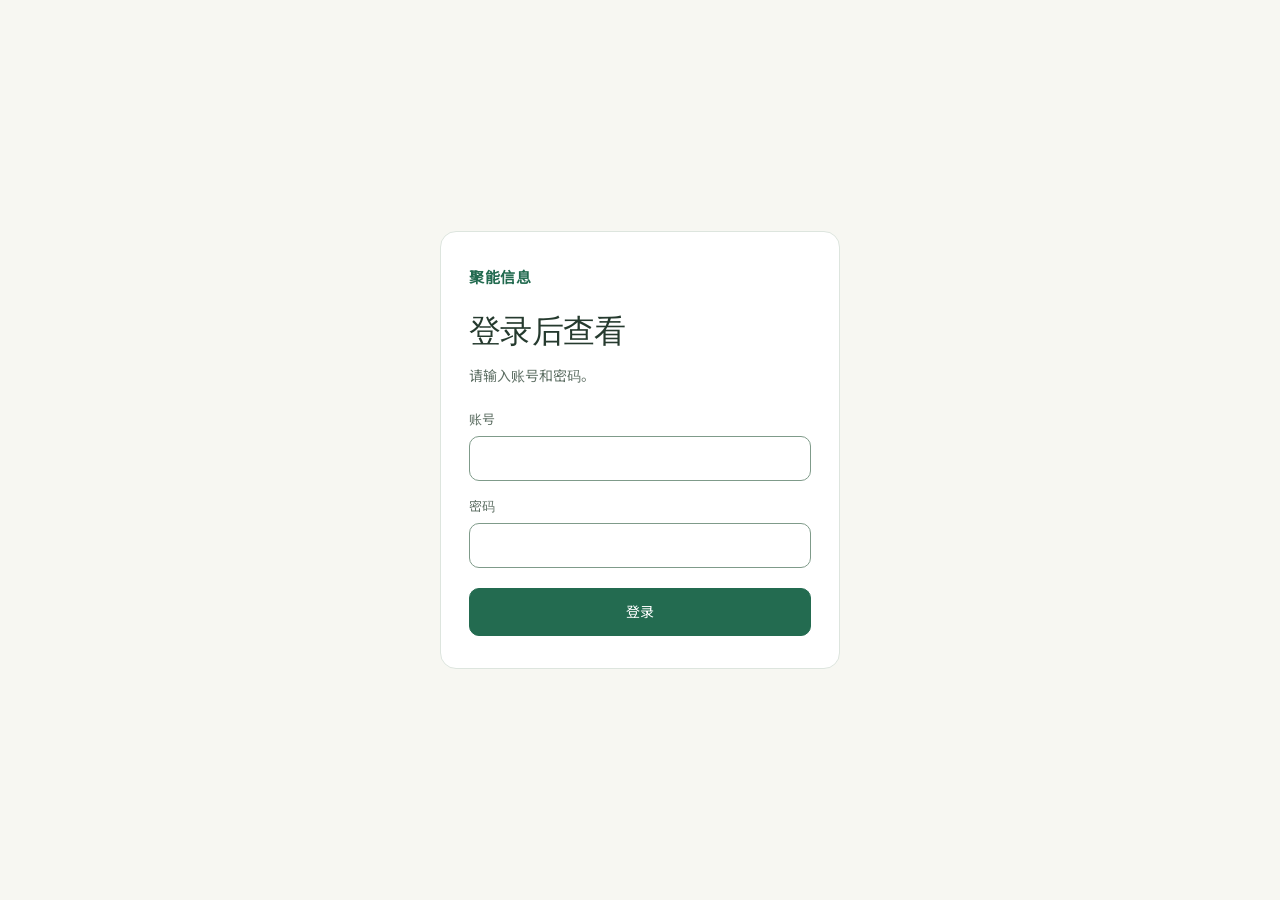
<file: docs/index.html>
<!DOCTYPE html>
<html lang="zh-CN">
<head>
  <meta charset="utf-8">
  <meta name="viewport" content="width=device-width, initial-scale=1">
  <meta name="description" content="聚能信息，一站式公开信息检索工具，信息溯源清晰，检索简单高效。查阅国家药监局公开公示信息。">
  <meta name="theme-color" content="#349E75">
  <title>聚能信息 · 公开信息检索</title>
  <link rel="preload" href="assets/fonts/noto-serif-sc-display.woff2?v=2" as="font" type="font/woff2" crossorigin>
  <link rel="preload" href="assets/images/research-glass.webp" as="image" fetchpriority="high">
  <link rel="stylesheet" href="app.css?v=11">
</head>
<body class="is-locked">
  <section class="login-view" aria-labelledby="loginHeading">
    <form class="login-card" id="loginForm">
      <p class="login-brand">聚能信息</p>
      <h1 id="loginHeading">登录后查看</h1>
      <p class="login-note">请输入账号和密码。</p>
      <label>账号<input id="loginUser" name="username" autocomplete="username" required></label>
      <label>密码<input id="loginPass" name="password" type="password" autocomplete="current-password" required></label>
      <p class="login-error" id="loginError" role="alert" hidden>账号或密码不正确</p>
      <button class="primary-button" type="submit">登录</button>
    </form>
  </section>
  <a class="skip-link" href="#trials">跳转到试验检索</a>
  <header class="site-header">
    <div class="header-inner shell">
      <a class="brand" href="./" aria-label="聚能信息首页">
        <svg class="brand-mark" viewBox="0 0 40 40" aria-hidden="true"><rect x="1" y="1" width="38" height="38" rx="12" fill="currentColor"/><path d="M12 26V15m8 11V11m8 15v-8" stroke="#fff" stroke-width="2.5" stroke-linecap="round"/><circle cx="12" cy="12" r="1.5" fill="#fff"/><circle cx="28" cy="15" r="1.5" fill="#fff"/></svg>
        <span>聚能信息</span>
      </a>
      <nav class="main-nav" aria-label="主导航">
        <a href="#trials" class="nav-current">探索试验</a>
        <a href="#about" class="nav-data">数据说明</a>
        <a href="disclaimer.html">免责协议</a>
      </nav>
      <span class="header-note">公开数据 · 自由探索</span>
      <button class="text-button logout-button" id="logoutBtn" type="button">退出</button>
    </div>
  </header>

  <main id="main" class="shell">
    <section id="listView" aria-label="公示信息探索">
      <section class="hero" aria-label="公示信息介绍">
        <div class="hero-copy">
          <h1>聚能信息，<br><span>您专业的数字化信息服务伙伴</span></h1>
          <p class="hero-description">一站式公开信息检索工具，<br>信息溯源清晰，检索简单高效。</p>
          <div class="hero-source"><span class="source-rule"></span><p id="snapshot">正在读取公开数据…</p></div>
        </div>
        <div class="hero-carousel" role="region" aria-roledescription="轮播图" aria-label="科学与生命主题视觉">
          <div class="carousel-slides" id="carouselSlides">
            <figure class="carousel-slide is-active" role="group" aria-roledescription="幻灯片" aria-label="第 1 张，共 3 张" aria-hidden="false">
              <img src="assets/images/research-glass.webp" width="1280" height="853" alt="暖色日光下的培养皿与绿色实验室玻璃器皿，AI 概念视觉" fetchpriority="high">
            </figure>
            <figure class="carousel-slide" role="group" aria-roledescription="幻灯片" aria-label="第 2 张，共 3 张" aria-hidden="true" inert>
              <img src="assets/images/research-nature.webp" width="1280" height="853" alt="透过光学镜片观察绿色银杏叶的细腻纹理，AI 概念视觉" loading="lazy">
            </figure>
            <figure class="carousel-slide" role="group" aria-roledescription="幻灯片" aria-label="第 3 张，共 3 张" aria-hidden="true" inert>
              <img src="assets/images/research-hands.webp" width="1280" height="853" alt="研究人员用滴管操作透明培养皿的近景，AI 概念视觉" loading="lazy">
            </figure>
          </div>
          <div class="carousel-controls">
            <p class="carousel-caption" id="carouselCaption">从细微之处，开启探索。</p>
            <div class="carousel-navigation">
              <div class="carousel-dots" role="group" aria-label="选择轮播图片">
                <button type="button" data-slide="0" aria-label="查看第 1 张图片" aria-current="true"></button>
                <button type="button" data-slide="1" aria-label="查看第 2 张图片"></button>
                <button type="button" data-slide="2" aria-label="查看第 3 张图片"></button>
              </div>
              <button type="button" class="carousel-toggle" id="carouselToggle" aria-label="暂停轮播"><svg viewBox="0 0 20 20" aria-hidden="true"><path d="M7 5v10M13 5v10"/></svg></button>
            </div>
          </div>
        </div>
      </section>

      <section class="search-section" id="trials" aria-label="试验检索">
        <form id="searchForm" role="search">
          <div class="search-line">
            <svg class="search-icon" viewBox="0 0 24 24" aria-hidden="true"><circle cx="10.5" cy="10.5" r="6.5"/><path d="m16 16 4.5 4.5"/></svg>
            <label for="q" class="sr-only">关键词</label>
            <input id="q" type="search" placeholder="搜索药物、适应症、试验题目或登记号" autocomplete="off" enterkeyhint="search">
            <button class="primary-button" type="submit">搜索试验<svg viewBox="0 0 24 24" aria-hidden="true"><path d="M4 12h15m-6-6 6 6-6 6"/></svg></button>
          </div>
          <div class="filter-line">
            <div class="filters" id="filters"></div>
            <button class="text-button" id="clearBtn" type="button" hidden>清除筛选</button>
          </div>
        </form>
      </section>

      <section class="results-panel" aria-labelledby="resultsHeading">
        <div class="results-toolbar">
          <div class="results-intro"><h2 id="resultsHeading" tabindex="-1">研究一览</h2><p id="count" role="status">正在为你整理研究信息…</p></div>
          <div class="result-actions">
            <label class="sort-label" for="sortSelect"><span class="sr-only">排序方式</span><select id="sortSelect"><option value="id-desc">最新登记</option><option value="id-asc">最早登记</option></select></label>
            <button class="export-button" id="downloadBtn" type="button" disabled><svg viewBox="0 0 24 24" aria-hidden="true"><path d="M12 3v12m-4-4 4 4 4-4M4 16v5h16v-5"/></svg>导出结果</button>
          </div>
        </div>
        <div class="table-wrap">
          <table class="search-table">
            <caption class="sr-only">公示信息查询结果，点击研究项目查看详情</caption>
            <colgroup><col class="col-project"><col class="col-ind"><col class="col-phase"><col class="col-status"></colgroup>
            <thead><tr><th scope="col">研究项目</th><th scope="col">适应症</th><th scope="col">试验阶段</th><th scope="col">招募状态</th></tr></thead>
            <tbody id="results"><tr><td colspan="4" class="table-message">正在读取研究索引…</td></tr></tbody>
          </table>
        </div>
        <div id="pagination" class="pagination-bar"></div>
      </section>
    </section>

    <article id="detailView" class="detail-view" aria-label="试验登记详情" hidden>
      <div class="detail-toolbar">
        <button class="back-button" id="backBtn" type="button"><svg viewBox="0 0 24 24" aria-hidden="true"><path d="M20 12H5m6-6-6 6 6 6"/></svg>返回研究一览</button>
        <span class="detail-location" id="breadcrumbCurrent">试验详情</span>
        <button class="export-button" id="copyBtn" type="button"><svg viewBox="0 0 24 24" aria-hidden="true"><path d="M9 7V3h12v14h-4M3 7h14v14H3z"/></svg><span>复制链接</span></button>
      </div>
      <div id="detail" aria-live="polite"></div>
    </article>
  </main>

  <footer class="site-footer shell" id="about">
    <div><a class="footer-name" href="./">聚能信息</a><p>一站式公开信息检索工具</p></div>
    <div class="footer-source"><p>数据来源：国家药监局公开公示信息</p><p>本页为公开数据快照，轮播图为 AI 概念视觉。</p></div>
    <div class="footer-disclaimer"><p>免责声明：本平台为免费的信息检索工具，仅原样展示国家药监局官网公开公示信息，不提供任何其他服务，信息仅供查阅，相关内容以官方公示为准。</p><a href="disclaimer.html">查看完整免责协议</a></div>
  </footer>
  <script src="app.js?v=12"></script>
</body>
</html>
</file>
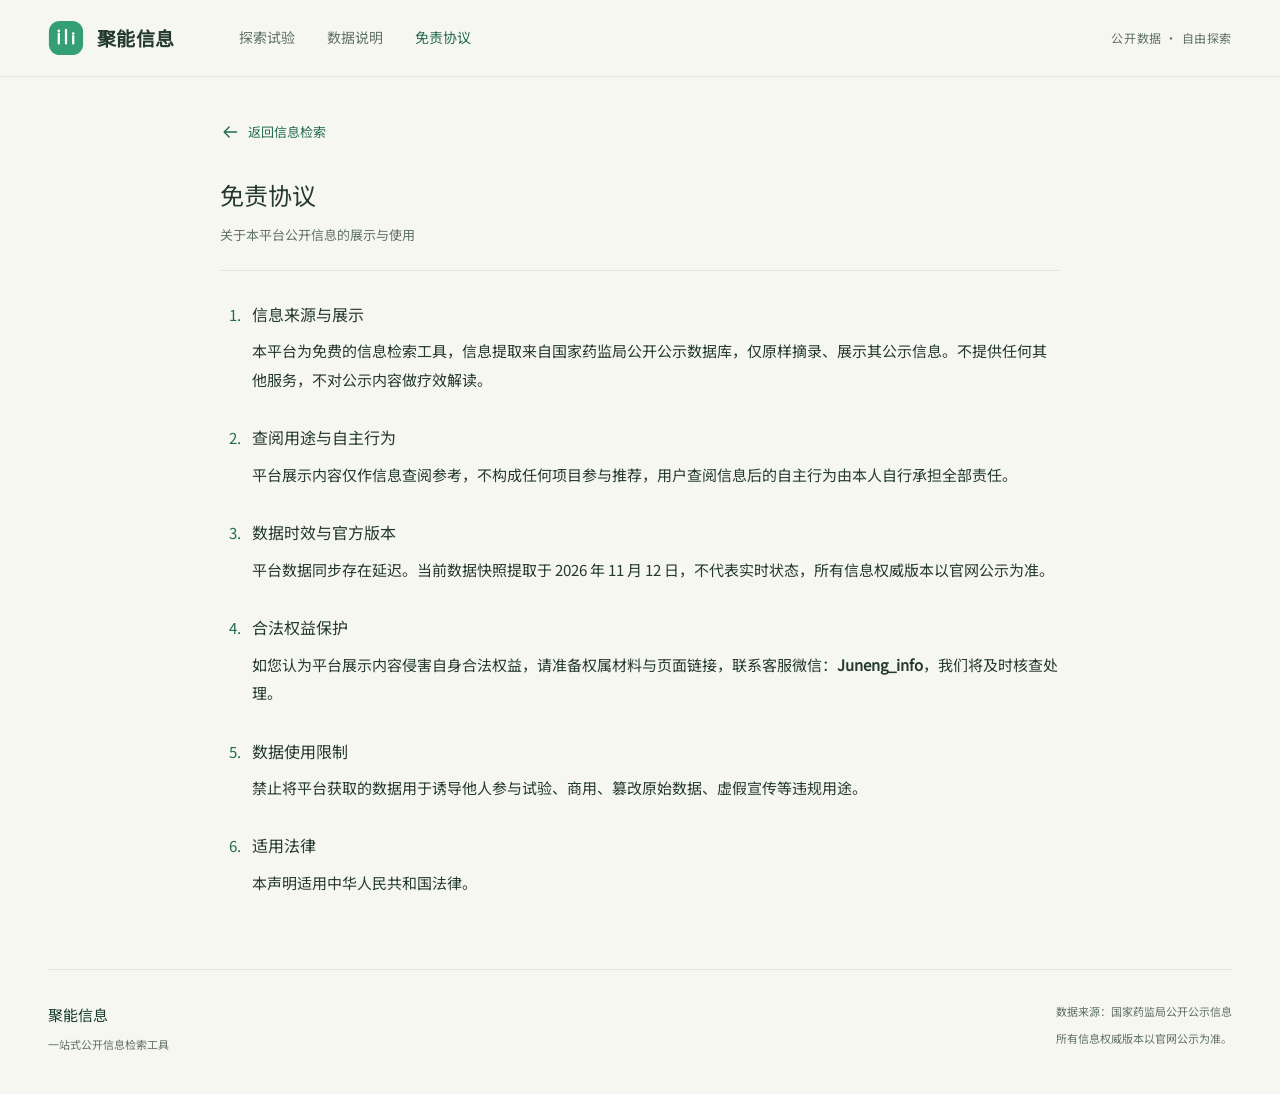
<file: docs/disclaimer.html>
<!DOCTYPE html>
<html lang="zh-CN">
<head>
  <meta charset="utf-8">
  <meta name="viewport" content="width=device-width, initial-scale=1">
  <meta name="description" content="聚能信息免责协议：信息来源、查阅用途、数据时效、权益保护及使用限制。">
  <meta name="theme-color" content="#349E75">
  <title>免责协议 · 聚能信息</title>
  <link rel="stylesheet" href="app.css?v=10">
</head>
<body>
  <a class="skip-link" href="#main">跳转到协议正文</a>
  <header class="site-header">
    <div class="header-inner shell">
      <a class="brand" href="./" aria-label="聚能信息首页">
        <svg class="brand-mark" viewBox="0 0 40 40" aria-hidden="true"><rect x="1" y="1" width="38" height="38" rx="12" fill="currentColor"/><path d="M12 26V15m8 11V11m8 15v-8" stroke="#fff" stroke-width="2.5" stroke-linecap="round"/><circle cx="12" cy="12" r="1.5" fill="#fff"/><circle cx="28" cy="15" r="1.5" fill="#fff"/></svg>
        <span>聚能信息</span>
      </a>
      <nav class="main-nav" aria-label="主导航">
        <a href="./#trials">探索试验</a>
        <a href="./#about" class="nav-data">数据说明</a>
        <a href="disclaimer.html" class="nav-current" aria-current="page">免责协议</a>
      </nav>
      <span class="header-note">公开数据 · 自由探索</span>
    </div>
  </header>
  <main id="main" class="policy-main shell">
    <a href="./" class="policy-back"><svg viewBox="0 0 24 24" aria-hidden="true"><path d="M20 12H5m6-6-6 6 6 6"/></svg>返回信息检索</a>
    <article aria-labelledby="policyTitle">
      <header class="policy-heading">
        <h1 id="policyTitle">免责协议</h1>
        <p>关于本平台公开信息的展示与使用</p>
      </header>
      <ol class="policy-terms">
        <li>
          <h2>信息来源与展示</h2>
          <p>本平台为免费的信息检索工具，信息提取来自国家药监局公开公示数据库，仅原样摘录、展示其公示信息。不提供任何其他服务，不对公示内容做疗效解读。</p>
        </li>
        <li>
          <h2>查阅用途与自主行为</h2>
          <p>平台展示内容仅作信息查阅参考，不构成任何项目参与推荐，用户查阅信息后的自主行为由本人自行承担全部责任。</p>
        </li>
        <li>
          <h2>数据时效与官方版本</h2>
          <p>平台数据同步存在延迟。当前数据快照提取于 <time datetime="2026-11-12">2026 年 11 月 12 日</time>，不代表实时状态，所有信息权威版本以官网公示为准。</p>
        </li>
        <li>
          <h2>合法权益保护</h2>
          <p>如您认为平台展示内容侵害自身合法权益，请准备权属材料与页面链接，联系客服微信：<strong>Juneng_info</strong>，我们将及时核查处理。</p>
        </li>
        <li>
          <h2>数据使用限制</h2>
          <p>禁止将平台获取的数据用于诱导他人参与试验、商用、篡改原始数据、虚假宣传等违规用途。</p>
        </li>
        <li>
          <h2>适用法律</h2>
          <p>本声明适用中华人民共和国法律。</p>
        </li>
      </ol>
    </article>
  </main>
  <footer class="site-footer shell">
    <div><a class="footer-name" href="./">聚能信息</a><p>一站式公开信息检索工具</p></div>
    <div class="footer-source"><p>数据来源：国家药监局公开公示信息</p><p>所有信息权威版本以官网公示为准。</p></div>
  </footer>
</body>
</html>
</file>
<file: docs/app.css>
@import url("assets/fonts/sans.css?v=2");
@font-face { font-family: "Research Serif"; src: url("assets/fonts/noto-serif-sc-display.woff2?v=2") format("woff2"); font-style: normal; font-weight: 500; font-display: swap; }
:root {
  --brand: #349e75;
  --brand-deep: #236b50;
  --brand-ink: #173e2d;
  --brand-soft: #eaf3ec;
  --paper: #f7f7f2;
  --surface: #fff;
  --ink: #253a2e;
  --muted: #607166;
  --line: #dde5de;
  --control-line: #7f9b8a;
  --serif: "Research Serif", "Noto Serif SC", "Songti SC", serif;
  --sans: "Research Sans", "Noto Sans SC", "Microsoft YaHei", "PingFang SC", sans-serif;
  font-family: var(--sans);
  color: var(--ink);
  background: var(--paper);
  color-scheme: light;
  font-size: 15px;
  font-synthesis: weight;
  scroll-behavior: smooth;
  scroll-padding-top: 28px;
  scrollbar-color: #a2b7a8 var(--paper);
}
* { box-sizing: border-box; }
[hidden] { display: none !important; }
body { margin: 0; line-height: 1.7; }
a { color: inherit; text-underline-offset: 4px; }
button, input, select { font: inherit; color: inherit; }
button, a, input, select { -webkit-tap-highlight-color: transparent; }
button { cursor: pointer; }
button:disabled { opacity: .45; cursor: default; }
input { caret-color: var(--brand-deep); }
::selection { background: #cde5d6; color: #163c2a; }
:focus-visible { outline: 2px solid var(--brand-deep); outline-offset: 4px; }
svg { width: 20px; height: 20px; fill: none; stroke: currentColor; stroke-width: 1.65; stroke-linecap: round; stroke-linejoin: round; flex: none; }
.shell { width: min(1280px, calc(100% - 96px)); margin-inline: auto; }
.sr-only { position: absolute; width: 1px; height: 1px; padding: 0; margin: -1px; overflow: hidden; clip: rect(0,0,0,0); white-space: nowrap; border: 0; }
.skip-link { position: absolute; z-index: 10; top: -80px; left: 20px; padding: 12px 20px; background: var(--surface); color: var(--brand-deep); }
.skip-link:focus { top: 12px; }
.site-header { border-bottom: 1px solid var(--line); }
.header-inner { min-height: 76px; display: flex; align-items: center; gap: 64px; }
.brand { display: inline-flex; align-items: center; gap: 13px; font-size: 19px; font-weight: 600; letter-spacing: .025em; text-decoration: none; white-space: nowrap; }
.brand-mark { width: 36px; height: 36px; color: var(--brand); stroke: none; }
.brand-light { font-weight: 400; margin-left: 4px; }
.main-nav { display: flex; gap: 32px; font-size: 14px; }
.main-nav a { text-decoration: none; padding: 10px 0; color: var(--muted); }
.main-nav .nav-current { color: var(--brand-deep); }
.main-nav a:hover { color: var(--brand-deep); text-decoration: underline; }
.header-note { margin-left: auto; color: var(--muted); font-size: 12px; letter-spacing: .05em; }
.logout-button { margin-left: 16px; }
body.is-locked .site-header,
body.is-locked #main,
body.is-locked .site-footer,
body.is-locked .skip-link { display: none; }
body:not(.is-locked) .login-view { display: none; }
.login-view { min-height: 100vh; display: grid; place-items: center; padding: 32px 16px; }
.login-card { width: min(100%, 400px); background: var(--surface); border: 1px solid var(--line); border-radius: 16px; padding: 32px 28px; }
.login-brand { margin: 0 0 12px; color: var(--brand-deep); font-weight: 600; letter-spacing: .04em; }
.login-card h1 { margin: 0 0 8px; font-family: var(--serif); font-size: 32px; font-weight: 500; letter-spacing: -.02em; }
.login-note { margin: 0 0 20px; color: var(--muted); font-size: 14px; }
.login-card label { display: block; margin-bottom: 14px; color: var(--muted); font-size: 13px; }
.login-card input { display: block; width: 100%; margin-top: 6px; min-height: 44px; padding: 8px 12px; border: 1px solid var(--control-line); border-radius: 10px; background: #fff; font-size: 16px; }
.login-error { margin: 0 0 12px; color: #8d3428; font-size: 14px; }
.login-card .primary-button { width: 100%; margin-top: 6px; }
.hero { display: grid; grid-template-columns: 1.15fr .85fr; gap: 48px; align-items: center; padding: 16px 0 20px; }
.hero-copy h1 { margin: 0 0 16px; font-family: var(--serif); font-weight: 500; font-size: 40px; line-height: 1.35; letter-spacing: -.025em; }
.hero-copy h1 span { display: inline-block; max-width: 100%; color: var(--brand); text-wrap: balance; }
.hero-description { margin: 0; font-size: 14px; line-height: 1.85; color: var(--muted); }
.hero-link { display: inline-flex; gap: 16px; align-items: center; margin-top: 24px; color: var(--brand-deep); font-weight: 500; font-size: 14px; text-decoration: none; }
.hero-link:hover { gap: 22px; }
.hero-link { transition: gap 220ms cubic-bezier(.16,1,.3,1); }
.hero-source { display: flex; align-items: center; gap: 12px; margin-top: 18px; color: var(--muted); }
.hero-source p { margin: 0; font-size: 12px; }
.source-rule { width: 30px; height: 1px; background: #8fa896; }
.hero-carousel { min-width: 0; }
.carousel-slides { position: relative; height: 248px; overflow: hidden; border-radius: 16px; background: #dde8d9; }
.carousel-slide { position: absolute; inset: 0; margin: 0; opacity: 0; visibility: hidden; transition: opacity 800ms cubic-bezier(.16,1,.3,1), visibility 800ms; }
.carousel-slide.is-active { opacity: 1; visibility: visible; }
.carousel-slide img { display: block; width: 100%; height: 100%; object-fit: cover; }
.carousel-controls { display: flex; align-items: center; justify-content: space-between; gap: 12px; padding: 4px 0 0 2px; }
.carousel-caption { margin: 0; font-size: 12px; color: var(--muted); }
.carousel-navigation, .carousel-dots { display: flex; align-items: center; }
.carousel-navigation { gap: 12px; }
.carousel-dots button { display: grid; place-items: center; width: 27px; height: 36px; border: 0; background: transparent; padding: 0; }
.carousel-dots button::after { content: ""; width: 6px; height: 6px; border-radius: 50%; background: #a9baad; transition: width 300ms cubic-bezier(.16,1,.3,1); }
.carousel-dots button[aria-current="true"]::after { background: var(--brand-deep); width: 21px; border-radius: 5px; }
.carousel-toggle { display: grid; place-items: center; width: 36px; height: 36px; padding: 0; border: 0; background: transparent; color: var(--brand-deep); }
.carousel-toggle svg { width: 16px; height: 16px; }
.search-section { scroll-margin-top: 24px; background: var(--surface); border: 1px solid var(--line); border-radius: 16px; padding: 12px 20px; }
.search-line { display: flex; align-items: center; gap: 16px; padding-bottom: 8px; border-bottom: 1px solid var(--line); }
.search-icon { width: 23px; height: 23px; color: var(--brand-deep); margin-left: 2px; }
.search-line input { border: 0; background: transparent; min-width: 0; flex: 1; height: 48px; padding: 0 4px; font-size: 16px; }
.search-line input::placeholder { color: #657569; opacity: 1; }
.search-line input:focus-visible { outline-offset: 1px; outline: 0; }
.search-section:focus-within { border-color: var(--control-line); }
.search-line:has(input:focus-visible) { border-bottom-color: var(--brand-deep); }
.primary-button { display: inline-flex; align-items: center; justify-content: center; gap: 19px; min-height: 48px; padding: 11px 23px; border: 1px solid var(--brand-deep); border-radius: 10px; background: var(--brand-deep); color: #fff; font-size: 14px; font-weight: 500; }
.primary-button:hover { background: #194e3b; border-color: #194e3b; }
.primary-button svg { width: 17px; height: 17px; }
.filter-line { display: flex; align-items: center; justify-content: space-between; gap: 16px; padding-top: 8px; }
.filters { display: flex; align-items: center; flex-wrap: wrap; gap: 12px; min-width: 0; }
.filters label { display: inline-flex; align-items: center; gap: 12px; }
.filters select, .sort-label select { appearance: none; border: 1px solid #9db2a4; border-radius: 8px; padding: 8px 32px 8px 12px; background: #fff url("data:image/svg+xml,%3Csvg xmlns='http://www.w3.org/2000/svg' width='12' height='12' viewBox='0 0 12 12' fill='none' stroke='%23435e4d' stroke-width='1.4'%3E%3Cpath d='m3 4.5 3 3 3-3'/%3E%3C/svg%3E") right 11px center no-repeat; max-width: 250px; min-height: 38px; font-size: 12px; text-overflow: ellipsis; cursor: pointer; }
.filters select:hover { background-color: #f5f9f6; }
.text-button { border: 0; background: none; color: var(--brand-deep); padding: 8px 0 8px 12px; font-size: 12px; text-decoration: underline; text-underline-offset: 4px; white-space: nowrap; }
.results-panel { margin-top: 24px; }
.results-toolbar { display: flex; align-items: center; justify-content: space-between; flex-wrap: wrap; gap: 20px; margin-bottom: 12px; }
.results-intro { display: flex; align-items: baseline; gap: 18px; }
.results-intro h2 { margin: 0; font-size: 20px; font-weight: 500; letter-spacing: -.025em; }
.results-intro p { margin: 0; color: var(--muted); font-size: 12px; font-variant-numeric: tabular-nums; }
.result-actions { display: flex; align-items: center; gap: 20px; }
.sort-label select { border: 0; background-color: transparent; padding-left: 0; font-size: 12px; }
.export-button, .back-button { display: inline-flex; align-items: center; justify-content: center; gap: 8px; border: 0; background: transparent; padding: 8px 0; min-height: 40px; color: var(--brand-deep); font-size: 12px; text-decoration: none; }
.export-button:hover, .back-button:hover { text-decoration: underline; }
.export-button svg, .back-button svg { width: 17px; height: 17px; }
.table-wrap { background: var(--surface); border: 1px solid var(--line); border-radius: 14px; overflow: hidden; }
.search-table { width: 100%; border-collapse: collapse; table-layout: fixed; text-align: left; }
.col-project { width: 43%; }
.col-ind { width: 27%; }
.col-phase { width: 15%; }
.col-status { width: 15%; }
.search-table th { padding: 12px 24px; background: #edf3ed; color: #58705f; font-weight: 400; font-size: 12px; letter-spacing: .03em; }
.search-table td { padding: 16px 24px; font-size: 13px; border-top: 1px solid #e6ece6; vertical-align: top; overflow-wrap: anywhere; }
.search-table tbody tr { background: #fff; }
.search-table tbody tr:hover { background: #fbfcf9; }
.result-link { font-size: 16px; line-height: 1.6; font-weight: 500; color: var(--ink); text-decoration: none; }
.result-link:hover { color: var(--brand-deep); text-decoration: underline; }
.trial-title { margin: 4px 0 6px; font-size: 13px; line-height: 1.65; color: var(--muted); display: -webkit-box; -webkit-line-clamp: 2; -webkit-box-orient: vertical; overflow: hidden; }
.trial-id { font-size: 12px; color: #65796c; font-variant-numeric: tabular-nums; }
.trial-indication { font-size: 13px; line-height: 1.9; }
.phase-label { font-size: 13px; color: #314e3c; font-weight: 500; }
.drug-type { display: block; color: var(--muted); font-size: 11px; margin-top: 6px; }
.recruit-tag { display: inline-block; padding: 3px 10px; border-radius: 5px; color: #256145; background: #e8f3eb; font-size: 12px; white-space: nowrap; }
.recruit-tag.pending { color: #6b592c; background: #f6f0de; }
.recruit-tag.complete { color: #53675b; background: #edf1ed; }
.trial-status { display: block; font-size: 11px; color: var(--muted); margin-top: 8px; }
.search-table .table-message { padding: 64px 24px; color: var(--muted); text-align: center; font-size: 14px; }
.pagination-bar { display: flex; align-items: center; justify-content: space-between; flex-wrap: wrap; gap: 20px; margin-top: 24px; }
.pagination-summary { font-size: 12px; color: var(--muted); font-variant-numeric: tabular-nums; }
.page-links { display: flex; align-items: center; justify-content: center; flex-wrap: wrap; gap: 6px; }
.page-links button { border: 1px solid transparent; border-radius: 7px; background: transparent; color: var(--muted); min-width: 36px; min-height: 36px; padding: 6px 10px; font-size: 12px; font-variant-numeric: tabular-nums; }
.page-links button:hover:not(:disabled) { background: #e7efe6; }
.page-links button[aria-current="page"] { color: #fff; background: var(--brand-deep); }
.page-gap { color: var(--muted); padding: 4px; }
.detail-view { padding: 28px 0 40px; }
.detail-toolbar { display: flex; align-items: center; gap: 24px; padding: 0 0 20px; border-bottom: 1px solid var(--line); }
.detail-toolbar .export-button { margin-left: auto; }
.detail-location { color: var(--muted); font-size: 12px; }
.detail-title { font-family: var(--sans); font-size: 24px; font-weight: 500; line-height: 1.65; max-width: 34em; margin: 32px 0 20px; letter-spacing: -.02em; }
.detail-meta { display: flex; flex-wrap: wrap; gap: 10px 26px; margin: 0 0 36px; color: var(--muted); font-size: 12px; font-variant-numeric: tabular-nums; }
.group { margin-top: 32px; }
.group h2 { margin: 0 0 16px; font-size: 18px; font-weight: 500; color: var(--brand-ink); }
.record-fields { margin: 0; border: 1px solid var(--line); border-radius: 12px; overflow: hidden; }
.row { display: grid; grid-template-columns: 190px minmax(0,1fr); border-bottom: 1px solid var(--line); }
.row:last-child { border-bottom: 0; }
.row > dt { margin: 0; padding: 16px 20px; background: #edf3ed; font-size: 13px; }
.row > dd { margin: 0; padding: 16px 24px; font-size: 14px; min-width: 0; background: #fff; overflow-wrap: anywhere; }
.prose { margin: 0; line-height: 1.9; white-space: pre-line; max-width: 75ch; }
.criteria { list-style: none; margin: 0; padding: 0; }
.criteria li { display: grid; grid-template-columns: 24px minmax(0,1fr); gap: 12px; padding: 14px 0; border-bottom: 1px solid var(--line); line-height: 1.9; }
.criteria li:first-child { padding-top: 0; }
.criteria li:last-child { padding-bottom: 0; border: 0; }
.num { color: var(--brand-deep); font-variant-numeric: tabular-nums; }
.drug-card + .drug-card { margin-top: 18px; }
.drug-card dl { margin: 0; border: 1px solid var(--line); }
.drug-card .row { grid-template-columns: 130px minmax(0,1fr); }
.drug-card .row > dt { background: #f4f7f1; }
.endpoints { width: 100%; border-collapse: collapse; font-size: 12px; }
.endpoints th, .endpoints td { border: 1px solid var(--line); text-align: left; padding: 10px 12px; vertical-align: top; }
.endpoints th { background: #f3f6f0; font-weight: 400; }
.status, .placeholder { color: var(--muted); margin: 40px 0; line-height: 1.9; }
.status[data-kind="error"] { color: #9d3d25; }
.plain-button { background: #fff; color: var(--brand-deep); border: 1px solid var(--control-line); padding: 10px 16px; border-radius: 8px; }
.site-footer { display: flex; flex-wrap: wrap; align-items: flex-start; justify-content: space-between; gap: 24px 40px; margin-top: 72px; padding: 32px 0 38px; border-top: 1px solid var(--line); color: var(--muted); font-size: 11px; }
.site-footer p { margin: 7px 0 0; }
.footer-name { color: var(--brand-ink); font-size: 15px; font-weight: 500; text-decoration: none; }
.footer-source { text-align: right; }
.footer-source p { margin: 0 0 8px; }
.footer-source a { color: var(--brand-deep); text-decoration: none; display: inline-flex; align-items: center; gap: 5px; }
.footer-source a:hover { text-decoration: underline; }
.footer-source svg { width: 12px; height: 12px; }
.footer-disclaimer { flex-basis: 100%; font-size: 12px; line-height: 1.9; }
.footer-disclaimer p { margin: 0; }
.footer-disclaimer a { display: inline-block; padding: 8px 0; color: var(--brand-deep); }
.policy-main { max-width: 840px; padding-top: 36px; }
.policy-back { display: inline-flex; align-items: center; gap: 8px; padding: 8px 0; font-size: 13px; color: var(--brand-deep); text-decoration: none; }
.policy-back:hover { text-decoration: underline; }
.policy-heading { margin: 24px 0 28px; padding-bottom: 24px; border-bottom: 1px solid var(--line); }
.policy-heading h1 { margin: 0 0 8px; font-size: 24px; font-weight: 500; }
.policy-heading p { margin: 0; font-size: 13px; color: var(--muted); }
.policy-terms { margin: 0; padding-left: 24px; }
.policy-terms li { padding-left: 8px; margin-bottom: 28px; font-size: 15px; line-height: 1.9; overflow-wrap: anywhere; }
.policy-terms li::marker { color: var(--brand-deep); font-variant-numeric: tabular-nums; }
.policy-terms h2 { margin: 0 0 8px; font-size: 16px; font-weight: 500; }
.policy-terms p { margin: 0; }
.policy-terms a { color: var(--brand-deep); }
@media (min-width: 1700px) {
  .hero { padding-top: 24px; padding-bottom: 24px; }
  .carousel-slides { height: 268px; }
}
@media (max-width: 1100px) {
  .shell { width: calc(100% - 64px); }
  .hero { gap: 28px; }
  .hero-copy h1 { font-size: 36px; }
  .carousel-slides { height: 232px; }
  .header-inner { gap: 44px; }
  .header-note { display: none; }
  .main-nav { margin-left: auto; }
  .filters { gap: 8px; }
  .filters select { max-width: 195px; }
  .search-table td, .search-table th { padding-left: 18px; padding-right: 18px; }
}
@media (max-width: 760px) {
  :root { scroll-padding-top: 18px; }
  .shell { width: calc(100% - 40px); }
  .header-inner { min-height: 68px; gap: 18px; }
  .brand { font-size: 17px; gap: 9px; }
  .brand-mark { width: 33px; height: 33px; }
  .main-nav { gap: 17px; font-size: 12px; }
  .main-nav .nav-data { display: none; }
  .hero { grid-template-columns: 1fr; gap: 16px; padding: 20px 0; }
  .hero-copy h1 { font-size: 30px; margin-bottom: 12px; line-height: 1.35; }
  .hero-description { font-size: 13px; line-height: 1.8; }
  .hero-link { margin-top: 18px; font-size: 13px; }
  .hero-source { margin-top: 12px; gap: 8px; }
  .hero-source p { font-size: 11px; }
  .source-rule { width: 20px; }
  .carousel-slides { height: auto; aspect-ratio: 2.5; border-radius: 12px; }
  .carousel-controls { padding-top: 0; }
  .carousel-caption { font-size: 11px; }
  .carousel-navigation { gap: 3px; }
  .carousel-dots button { width: 24px; }
  .search-section { padding: 12px; border-radius: 12px; }
  .search-line { gap: 10px; flex-wrap: wrap; padding-bottom: 10px; }
  .search-icon { width: 20px; height: 20px; }
  .search-line input { height: 40px; font-size: 16px; width: calc(100% - 35px); }
  .primary-button { width: 100%; min-height: 44px; border-radius: 8px; padding: 8px 16px; }
  .filter-line { align-items: flex-start; flex-direction: column; gap: 6px; padding-top: 10px; }
  .filters { width: 100%; display: grid; grid-template-columns: 1fr 1fr; gap: 9px; }
  .filters label { min-width: 0; }
  .filters select { width: 100%; max-width: none; min-width: 0; font-size: 13px; padding-left: 10px; min-height: 40px; }
  .text-button { padding-left: 0; }
  .results-panel { margin-top: 24px; }
  .results-toolbar { align-items: flex-start; gap: 8px; margin-bottom: 12px; }
  .results-intro { display: flex; flex-wrap: wrap; align-items: baseline; gap: 12px; }
  .results-intro h2 { font-size: 20px; margin-bottom: 0; }
  .results-intro p { font-size: 11px; }
  .result-actions { width: 100%; justify-content: space-between; border-top: 1px solid var(--line); padding-top: 6px; gap: 12px; }
  .export-button { min-height: 40px; }
  .table-wrap { border: 0; border-radius: 0; background: transparent; }
  .search-table, .search-table tbody { display: block; }
  .search-table thead, .search-table colgroup { display: none; }
  .search-table tr { display: grid; grid-template-columns: 1fr auto; padding: 22px 0; border-top: 1px solid var(--line); background: transparent !important; }
  .search-table td { border: 0; display: block; padding: 0; }
  .search-table .project-cell { grid-column: 1 / -1; }
  .search-table .trial-indication { grid-column: 1 / -1; margin: 14px 0 18px; padding-bottom: 17px; border-bottom: 1px solid #e7ece4; font-size: 12px; }
  .trial-indication::before { content: "适应症"; color: var(--muted); font-size: 11px; margin-right: 12px; }
  .result-link { font-size: 16px; }
  .trial-title { font-size: 12px; margin-bottom: 8px; }
  .search-table .phase-cell { align-self: center; }
  .phase-label { font-size: 12px; }
  .drug-type { display: inline; margin-left: 12px; font-size: 11px; }
  .search-table .status-cell { text-align: right; }
  .trial-status { display: none; }
  .search-table .table-message { grid-column: 1 / -1; padding: 24px 0; }
  .pagination-bar { flex-direction: column; align-items: center; gap: 16px; margin-top: 18px; }
  .page-links { gap: 2px; }
  .page-links button { min-width: 33px; min-height: 40px; padding: 6px; }
  .pagination-summary { font-size: 11px; }
  .detail-view { padding-top: 18px; }
  .detail-toolbar { gap: 12px; }
  .detail-location { display: none; }
  .back-button, .detail-toolbar .export-button { font-size: 12px; }
  .detail-title { font-size: 21px; line-height: 1.7; margin-top: 24px; }
  .detail-meta { gap: 6px 14px; font-size: 11px; margin-bottom: 28px; }
  .row, .drug-card .row { grid-template-columns: 1fr; }
  .row > dt { padding: 11px 14px; font-size: 12px; }
  .row > dd { padding: 14px; font-size: 13px; }
  .criteria li { grid-template-columns: 18px 1fr; gap: 8px; }
  .endpoints { font-size: 11px; }
  .endpoints th, .endpoints td { padding: 7px; overflow-wrap: anywhere; }
  .site-footer { display: block; margin-top: 48px; padding-top: 28px; }
  .footer-source { text-align: left; margin-top: 22px; line-height: 1.9; }
  .footer-disclaimer { margin-top: 20px; }
  .policy-main { padding-top: 20px; }
  .policy-heading { margin-top: 16px; padding-bottom: 20px; }
  .policy-terms { padding-left: 20px; }
  .policy-terms li { padding-left: 4px; font-size: 14px; margin-bottom: 24px; }
}
@media (prefers-reduced-motion: reduce) {
  :root { scroll-behavior: auto; }
  *, *::before, *::after { transition-duration: .01ms !important; animation-duration: .01ms !important; animation-iteration-count: 1 !important; }
}
@media print {
  :root { background: #fff; }
  .site-header, .hero, .search-section, .result-actions, .pagination-bar, .detail-toolbar, .skip-link { display: none !important; }
  .shell { width: 100%; }
  .results-panel { margin-top: 0; }
  .table-wrap { border: 0; }
  .search-table th, .search-table td { font-size: 11px; padding: 10px; }
  .search-table thead { display: table-header-group; }
  .search-table tr, .row, .criteria li { break-inside: avoid; }
  .trial-title { display: block; }
  .site-footer { margin-top: 24px; }
}
</file>
